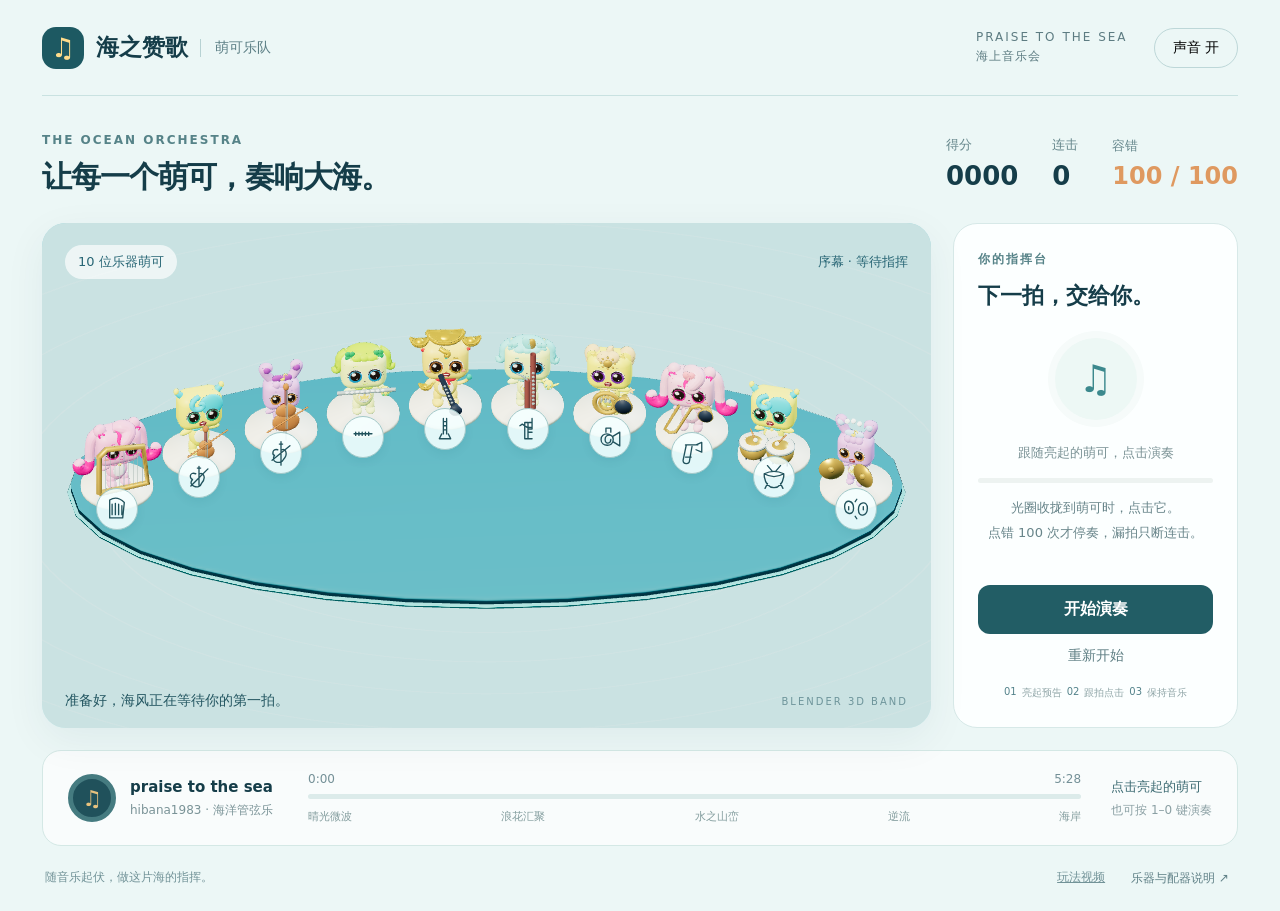
<file: docs/index.html>
<!doctype html>
<html lang="zh-CN"><head><meta charset="utf-8"><meta name="viewport" content="width=device-width,initial-scale=1"><title>海之赞歌 · 萌可乐队</title><meta name="description" content="点击亮起的乐器萌可，完成一场海上音乐演出。"><link rel="icon" href="data:image/svg+xml,%3Csvg xmlns='http://www.w3.org/2000/svg' viewBox='0 0 32 32'%3E%3Crect width='32' height='32' rx='9' fill='%230d555f'/%3E%3Cpath d='M6 22Q11 12 16 22T27 22M18 7v12' fill='none' stroke='%23ffdb89' stroke-width='3'/%3E%3C/svg%3E"><link rel="stylesheet" href="style.css"><script type="importmap">{"imports":{"three":"./assets/three.module.js","three/addons/":"./assets/"}}</script></head>
<body><main>
<header><a class="brand" href="./"><span class="brand-mark">♫</span>海之赞歌<span class="small">萌可乐队</span></a><span class="header-note">PRAISE TO THE SEA <i>海上音乐会</i></span><button id="sound" aria-label="静音音乐" title="静音音乐">声音 开</button></header>
<section class="topline"><div><span class="eyebrow">THE OCEAN ORCHESTRA</span><h1>让每一个萌可，奏响大海。</h1></div><div class="stats"><div><span>得分</span><strong id="score">0000</strong></div><div><span>连击</span><strong id="combo">0</strong></div><div><span>容错</span><strong id="lives" aria-label="剩余100次容错">100 / 100</strong></div></div></section>
<section class="game-layout"><div class="stage-wrap"><div class="stage-caption"><span class="pill">10 位乐器萌可</span><span id="chapter">序幕 · 等待指挥</span></div><canvas id="stage" aria-label="十位乐器萌可的三维海洋舞台"></canvas><div id="labels"></div><div id="loading">萌可们正在登台…</div><div class="stage-bottom"><span id="feedback" role="status" aria-live="polite">准备好，海风正在等待你的第一拍。</span><span class="tiny">BLENDER 3D BAND</span></div></div>
<aside class="conductor"><div class="eyebrow">你的指挥台</div><h2 id="cueTitle">下一拍，交给你。</h2><div class="cue-icon" id="cueIcon">♫</div><div id="targetName" class="target-name">点击开始演奏</div><div id="targetFamily" class="target-family">跟随亮起的萌可，点击演奏</div><div class="countdown"><div id="countdownBar"></div></div><div class="hint" id="hint">光圈收拢到萌可时，点击它。<br>点错 100 次才停奏，漏拍只断连击。</div><button class="primary" id="play" disabled>准备乐队…</button><button class="secondary" id="restart" disabled>重新开始</button><div class="rule"><span>01</span> 亮起预告 <span>02</span> 跟拍点击 <span>03</span> 保持音乐</div></aside></section>
<section class="timeline"><div class="track-info"><div class="record">♫</div><div><strong>praise to the sea</strong><span>hibana1983 · 海洋管弦乐</span></div></div><div class="track-progress"><div class="time-row"><span id="elapsed">0:00</span><span id="duration">5:28</span></div><div id="progress"><div id="progressFill"></div></div><div class="chapters"><span>晴光微波</span><span>浪花汇聚</span><span>水之山峦</span><span>逆流</span><span>海岸</span></div></div><div class="tempo-note">点击亮起的萌可<br><span>也可按 1–0 键演奏</span></div></section>
<footer><span>随音乐起伏，做这片海的指挥。</span><a href="gameplay/" style="color:inherit;margin-left:auto;margin-right:20px">玩法视频</a><button id="analysisButton">乐器与配器说明 ↗</button></footer>
<dialog id="analysis"><button class="dialog-close" id="closeAnalysis" aria-label="关闭">×</button><div class="eyebrow">配器依据</div><h2>8 种明确乐器，2 个弦乐声部。</h2><p>文件内嵌的创作说明明确列出长笛、单簧管、竖琴、巴松、圆号、长号、定音鼓和钹。高音与低音弦乐在本游戏中分别用小提琴萌可、大提琴萌可代表，共 10 位成员。</p><p>这是 Suno 生成的混音。以上来自配器说明，未经过逐乐器分轨或听辨确认；小提琴、大提琴是角色代表，不能据此断言录音中精确的乐器种数。小号未在说明中明确列出。</p><p>谱面跟随音频能量起伏生成，乐器轮换按五段配器设定编排，不是自动识别每个瞬间实际发声的乐器。五段边界为游戏编排。</p><a href="assets/audio-analysis.json" target="_blank">查看音频分析数据</a></dialog>
<audio id="music" preload="auto" src="assets/song.mp3"></audio><script type="module" src="game.js"></script>
</main></body></html>
</file>
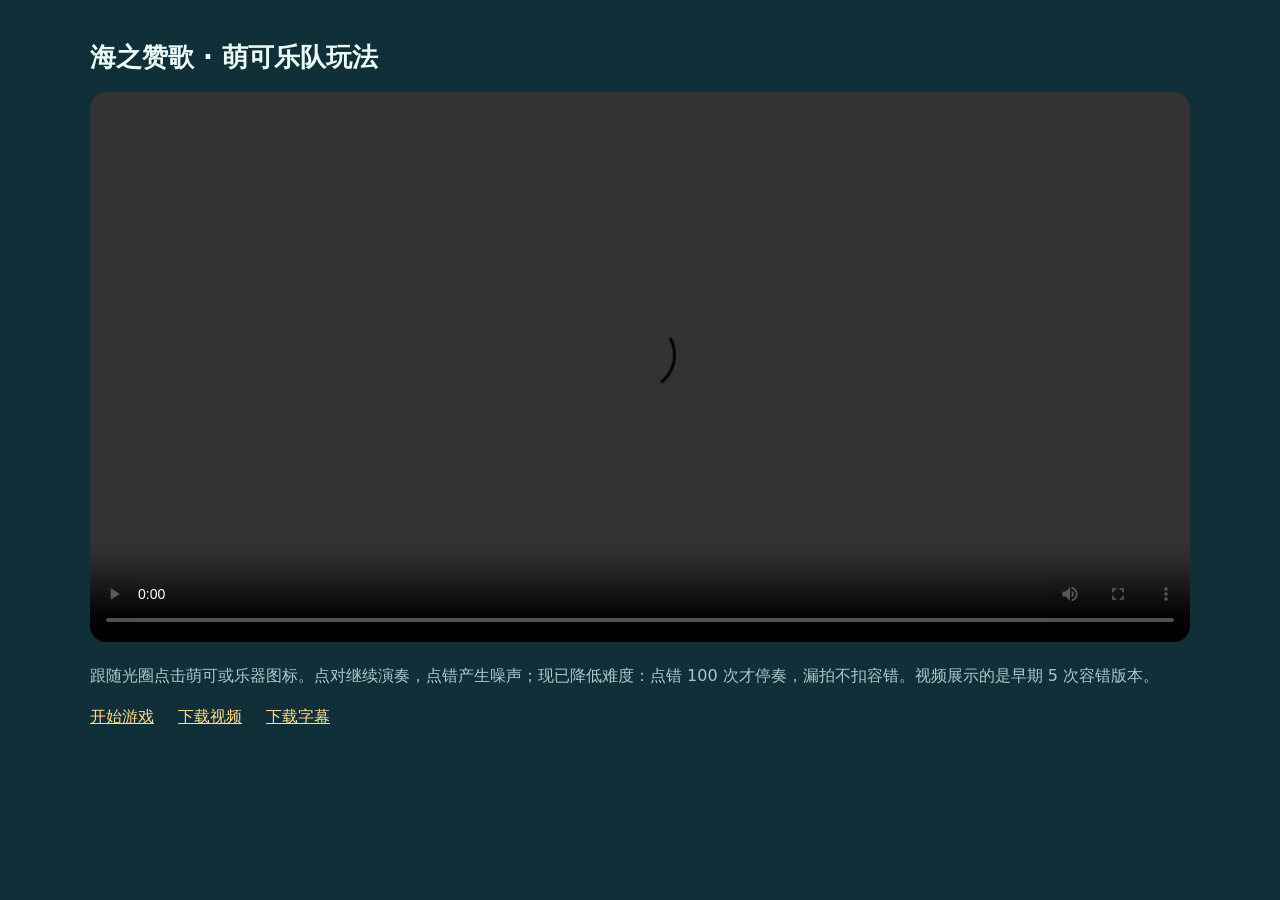
<file: docs/gameplay/index.html>
<!doctype html><html lang="zh-CN"><head><meta charset="utf-8"><meta name="viewport" content="width=device-width,initial-scale=1"><title>萌可乐队 · 玩法视频</title><style>body{margin:0;background:#102f38;color:#ecfaf6;font:16px system-ui,-apple-system,"PingFang SC",sans-serif}main{max-width:1100px;margin:40px auto;padding:0 24px}h1{font-size:26px}video{width:100%;border-radius:16px;background:#061e26}a{color:#ffda8a;margin-right:24px}p{line-height:1.8;color:#a9c9cc}</style></head><body><main><h1>海之赞歌 · 萌可乐队玩法</h1><video controls playsinline preload="metadata" src="gameplay.mp4"></video><p>跟随光圈点击萌可或乐器图标。点对继续演奏，点错产生噪声；现已降低难度：点错 100 次才停奏，漏拍不扣容错。视频展示的是早期 5 次容错版本。</p><a href="../">开始游戏</a><a href="gameplay.mp4" download>下载视频</a><a href="玩法字幕.srt" download>下载字幕</a></main></body></html>
</file>
<file: docs/style.css>
:root{font-family:system-ui,-apple-system,"PingFang SC",sans-serif;color:#153d49;background:#ecf7f6;font-size:16px}*{box-sizing:border-box}body{margin:0}main{max-width:1560px;margin:auto;padding:0 42px}button,a{-webkit-tap-highlight-color:transparent}button{font:inherit;cursor:pointer}button:disabled{opacity:.5;cursor:wait}button:focus-visible,a:focus-visible{outline:3px solid #ce7c18;outline-offset:4px}header{height:96px;display:flex;align-items:center;gap:26px;border-bottom:1px solid #c9e2e1}.brand{text-decoration:none;display:flex;align-items:center;color:#153d49;font-weight:760;font-size:23px;gap:12px}.brand-mark{background:#1d5962;color:#ffdc8b;width:42px;height:42px;border-radius:14px;text-align:center;line-height:42px;font-size:27px}.small{font-size:14px;font-weight:500;color:#5c7f85;border-left:1px solid #b7d2d3;padding-left:14px}.header-note{margin-left:auto;font-size:12px;letter-spacing:2px;color:#5d7c82}.header-note i{display:block;font-style:normal;letter-spacing:1px;margin-top:4px}#sound{border:1px solid #bdd7d8;border-radius:30px;padding:10px 18px;background:transparent;font-size:14px}.topline{display:flex;align-items:center;justify-content:space-between;padding:33px 0 25px}.eyebrow{font-size:12px;font-weight:750;letter-spacing:2px;color:#568388}h1{font-size:30px;letter-spacing:-1px;font-weight:700;margin:9px 0 0}h2{font-size:24px;line-height:1.45;margin:12px 0}.stats{display:flex;gap:34px;align-items:center}.stats>div{display:flex;flex-direction:column;gap:7px}.stats span{font-size:13px;color:#66878c}.stats strong{font-size:26px;font-weight:650;font-variant-numeric:tabular-nums}#lives{font-size:15px;letter-spacing:3px;color:#df9960}.game-layout{display:grid;grid-template-columns:minmax(0,1fr) 285px;gap:22px}.stage-wrap{height:505px;border-radius:24px;overflow:hidden;position:relative;background:linear-gradient(#9dd8df,#c5edef);box-shadow:0 12px 40px #103d4910}#stage{display:block;width:100%;height:100%;touch-action:manipulation}.stage-caption{position:absolute;top:22px;left:23px;right:23px;z-index:2;display:flex;justify-content:space-between;align-items:center;font-size:13px;color:#286675;pointer-events:none}.pill{background:#ffffffaa;padding:8px 13px;border-radius:20px}.stage-bottom{position:absolute;bottom:18px;left:23px;right:23px;display:flex;align-items:center;justify-content:space-between;pointer-events:none;font-size:14px;color:#235661}.tiny{font-size:10px;letter-spacing:2px;opacity:.55}#loading{position:absolute;inset:0;background:#c5edefdd;display:grid;place-content:center;color:#266673;font-size:17px;z-index:4}#labels{position:absolute;inset:0;pointer-events:none}.moko-label{position:absolute;transform:translate(-50%,-50%);border:1px solid #ffffffa0;background:#f6ffffb8;box-shadow:0 3px 10px #12546215;color:#21525c;font-size:12px;border-radius:14px;padding:5px 9px;white-space:nowrap;pointer-events:auto;min-height:30px;transition:background .15s}.moko-label.active{background:#ffdd89;border-color:#fff2cf;color:#55401d;box-shadow:0 0 22px #ffe6a0;font-weight:700}.conductor{background:#fcffff;border:1px solid #d7e9e8;border-radius:24px;padding:27px 24px;text-align:center;display:flex;flex-direction:column;align-items:stretch}.conductor .eyebrow{text-align:left}.conductor h2{text-align:left;font-size:22px}.cue-icon{align-self:center;width:82px;height:82px;border-radius:50%;background:#edf8f5;color:#3c898d;display:grid;place-items:center;font-size:38px;box-shadow:0 0 0 7px #f6fbfa;margin:14px 0 17px}.target-name{font-size:24px;font-weight:720}.target-family{font-size:13px;color:#7a9295;margin:7px 0 16px}.countdown{height:5px;background:#edf3f1;border-radius:5px;overflow:hidden;margin-bottom:13px}.countdown>div{height:100%;background:#e6ad54;width:0}.hint{font-size:13px;color:#68858a;line-height:1.9;margin-bottom:20px;min-height:50px}.primary{border:0;background:#225d65;color:#fff;border-radius:12px;padding:14px;margin-top:auto;font-size:16px;font-weight:650}.primary:hover{background:#174950}.secondary{background:transparent;border:0;color:#5f7f84;padding:13px;font-size:14px}.rule{display:flex;gap:5px;font-size:10px;justify-content:center;color:#8fa5a7;margin-top:8px}.rule span{color:#54838b}.timeline{display:flex;align-items:center;gap:30px;margin-top:22px;background:#ffffffb0;border:1px solid #d4e8e5;border-radius:19px;padding:21px 25px}.track-info{display:flex;gap:14px;align-items:center;min-width:210px}.record{border-radius:50%;background:#20515b;color:#e7c27e;width:48px;height:48px;display:grid;place-items:center;font-size:22px;border:5px solid #457b80}.track-info strong{display:block;font-size:15px}.track-info span{display:block;font-size:12px;color:#7a9397;margin-top:6px}.track-progress{flex:1}.time-row{display:flex;justify-content:space-between;font-size:12px;color:#749097;font-variant-numeric:tabular-nums;margin-bottom:8px}#progress{height:5px;border-radius:9px;background:#dcebea;overflow:hidden}#progressFill{height:100%;width:0;background:#3d9190}.chapters{display:flex;justify-content:space-between;font-size:11px;color:#829c9d;margin-top:10px}.tempo-note{font-size:13px;line-height:1.8;color:#3c6a72}.tempo-note span{font-size:12px;color:#8ba0a4}footer{display:flex;justify-content:space-between;padding:23px 3px;color:#729398;font-size:12px}footer button{border:0;background:none;font-size:12px;color:#608187}dialog{max-width:650px;width:90%;padding:40px;border:0;border-radius:22px;background:#f8ffff;color:#214d55;box-shadow:0 20px 80px #10354244}dialog::backdrop{background:#12363f99;backdrop-filter:blur(5px)}dialog p{line-height:1.9;font-size:15px;color:#4e747c}dialog a{color:#216c78}.dialog-close{position:absolute;right:18px;top:12px;border:0;background:none;font-size:30px;color:#65838a}.stage-wrap.bad{animation:bad .25s}.stage-wrap.good{animation:good .25s}@keyframes bad{50%{box-shadow:0 0 0 4px #dd6b67;transform:translateX(3px)}}@keyframes good{50%{box-shadow:0 0 0 3px #edd092}}@media(min-width:1500px){.stage-wrap{height:580px}}@media(max-width:1050px){main{padding:0 22px}.game-layout{grid-template-columns:minmax(0,1fr) 245px}.stage-wrap{height:460px}.conductor{padding:22px 18px}.stats{gap:20px}h1{font-size:26px}.tempo-note{display:none}.small{display:none}.tiny{display:none}}@media(max-width:760px){main{padding:0 14px}header{height:75px}.header-note{display:none}#sound{margin-left:auto}.topline{padding:22px 3px;display:block}h1{font-size:24px}.stats{margin-top:22px;gap:35px;justify-content:space-between}.stats>div{gap:3px}.stats strong{font-size:22px}.game-layout{grid-template-columns:1fr;gap:14px}.stage-wrap{height:370px;border-radius:18px}.conductor{padding:20px;display:grid;grid-template-columns:70px 1fr 130px;gap:6px 15px;align-items:center;text-align:left}.conductor .eyebrow,.conductor h2,.rule,.target-family{display:none}.cue-icon{grid-column:1;grid-row:1/4;width:56px;height:56px;margin:0;font-size:27px}.target-name{font-size:19px;grid-column:2;grid-row:1}.countdown{grid-column:2;grid-row:2;margin:3px 0}.hint{grid-column:2;grid-row:3;font-size:11px;line-height:1.6;margin:0;min-height:0}.primary{grid-column:3;grid-row:1/3;margin:0;padding:12px 6px;font-size:14px}.secondary{grid-column:3;grid-row:3;padding:3px;font-size:12px}.timeline{padding:15px;flex-wrap:wrap;gap:10px}.track-info{width:100%;min-width:0}.record{width:37px;height:37px;border-width:4px}.track-progress{flex-basis:100%}.stage-caption{top:15px;left:14px;right:14px;font-size:11px}.stage-bottom{bottom:12px;left:15px;font-size:12px}.moko-label{font-size:10px;padding:4px 6px;min-height:26px}footer{font-size:11px;gap:10px}dialog{padding:28px}}

/* The orchestra uses instrument marks instead of member-name labels. */
.moko-label{width:42px;height:42px;min-height:42px;border-radius:50%;padding:7px;background:#f4ffffe0;border:1px solid #a2c8c8}.moko-label svg{width:100%;height:100%}.cue-icon svg{width:54px;height:54px}#targetName{display:none}#targetFamily{min-height:16px}.stage-wrap,#stage,.moko-label{cursor:url("data:image/svg+xml,%3Csvg%20xmlns%3D%22http%3A%2F%2Fwww.w3.org%2F2000%2Fsvg%22%20width%3D%2248%22%20height%3D%2248%22%20viewBox%3D%220%200%2048%2048%22%3E%3Cpath%20d%3D%22M10%2010L36%2036%22%20stroke%3D%22white%22%20stroke-width%3D%226%22%20stroke-linecap%3D%22round%22%2F%3E%3Cpath%20d%3D%22M10%2010L36%2036%22%20stroke%3D%22%2324515c%22%20stroke-width%3D%222%22%20stroke-linecap%3D%22round%22%2F%3E%3Cpath%20d%3D%22M33%2033L43%2043%22%20stroke%3D%22%23c89243%22%20stroke-width%3D%227%22%20stroke-linecap%3D%22round%22%2F%3E%3Cpath%20d%3D%22M10%201L12.6%207.2L19%208L14.2%2012.4L15.7%2019L10%2015.5L4.3%2019L5.8%2012.4L1%208L7.4%207.2Z%22%20fill%3D%22%23ffe061%22%20stroke%3D%22%2324515c%22%20stroke-width%3D%221.4%22%2F%3E%3Ccircle%20cx%3D%2210%22%20cy%3D%2210%22%20r%3D%222%22%20fill%3D%22white%22%20stroke%3D%22%23b77912%22%20stroke-width%3D%22.8%22%2F%3E%3C%2Fsvg%3E") 10 10,pointer}.baton-stroke{position:absolute;pointer-events:none;width:60px;height:3px;border-radius:10px;background:#fff5c9;box-shadow:0 0 14px #ffcc6e;transform-origin:left center;animation:conduct .4s ease-out forwards;z-index:5}@keyframes conduct{0%{transform:rotate(-70deg);opacity:1}80%{transform:rotate(25deg);opacity:.7}100%{transform:rotate(35deg);opacity:0}}@media(max-width:760px){.moko-label{width:31px;height:31px;min-height:31px;padding:5px}.conductor .cue-icon{grid-row:1/4}.conductor .target-family{display:block;grid-column:2;grid-row:1;font-size:12px;margin:0}.cue-icon svg{width:40px;height:40px}}

.reaction{position:absolute;z-index:7;pointer-events:none;font-size:36px;line-height:1;transform:translate(-50%,-50%);animation:reaction-pop 1.1s ease-out forwards}.reaction--star{filter:drop-shadow(0 0 9px #fff0a0)}.reaction--sweat{filter:drop-shadow(0 2px 4px #427c9b55)}@keyframes reaction-pop{0%{opacity:0;transform:translate(-50%,-10%) scale(.35)}15%{opacity:1;transform:translate(-50%,-60%) scale(1.2)}32%{transform:translate(-50%,-75%) scale(1)}75%{opacity:1}100%{opacity:0;transform:translate(-50%,-160%) scale(.9)}}@media(max-width:760px){.reaction{font-size:28px}}@media(prefers-reduced-motion:reduce){.reaction{animation:reaction-fade 1.1s forwards}@keyframes reaction-fade{0%,80%{opacity:1}100%{opacity:0}}}

.moko-label.hovered{outline:3px solid #27899b;outline-offset:3px;background:#e6fcff}.moko-label.active.hovered{outline-color:#bc8324}

#lives{font-size:24px;letter-spacing:0;font-variant-numeric:tabular-nums}
</file>
